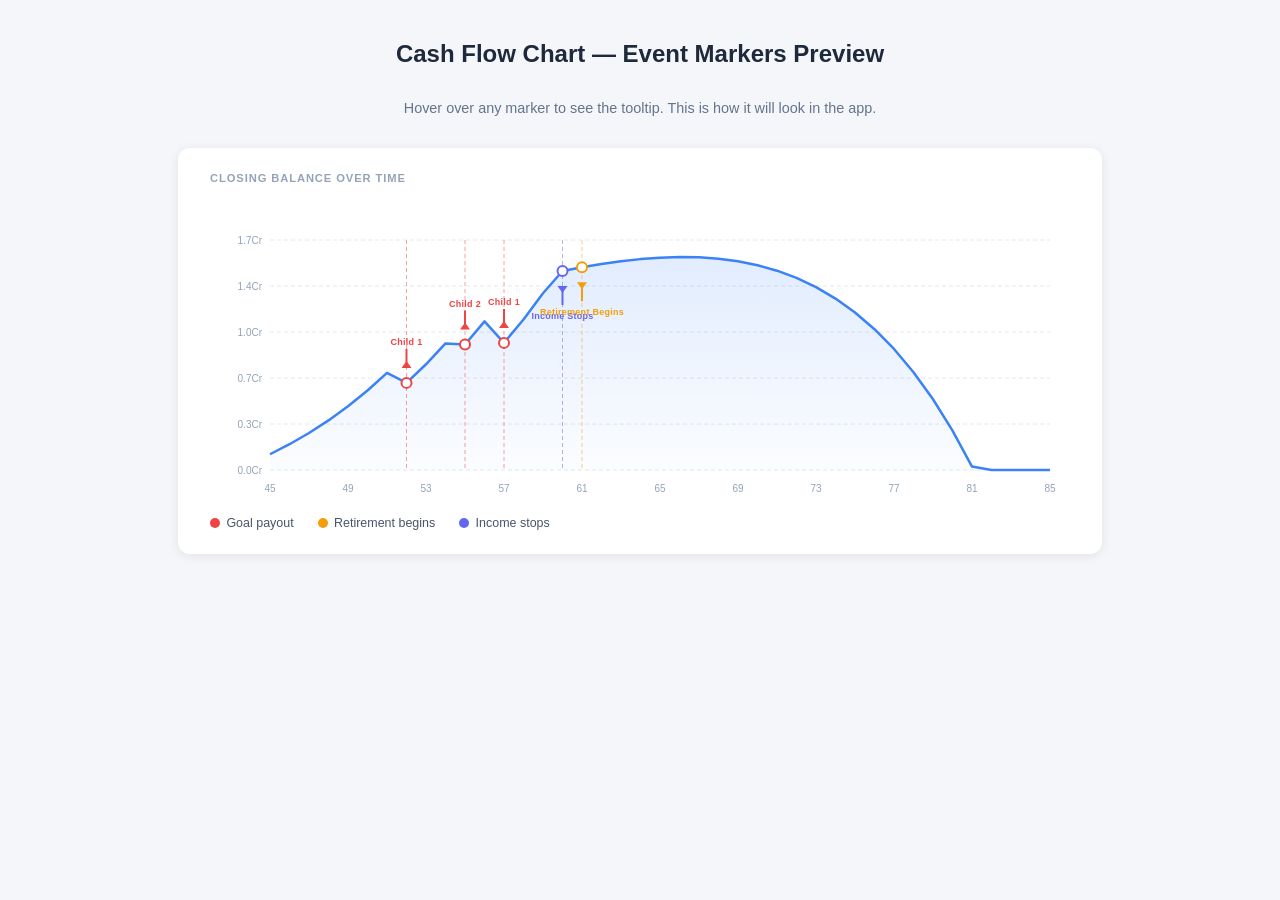
<file: cashflow-events-demo.html>
<!DOCTYPE html>
<html lang="en">
<head>
<meta charset="UTF-8">
<title>Cash Flow Events — Style Preview</title>
<style>
  body { font-family: -apple-system, BlinkMacSystemFont, 'Segoe UI', sans-serif; background: #f4f6fa; display: flex; flex-direction: column; align-items: center; padding: 2rem; gap: 2rem; }
  h2 { color: #1e293b; margin: 0; }
  p  { color: #64748b; margin: 0; font-size: 0.9rem; }
  .card { background: #fff; border-radius: 12px; padding: 1.5rem 2rem; box-shadow: 0 2px 12px rgba(0,0,0,0.08); width: 860px; max-width: 100%; }
  .card-title { font-size: 0.7rem; font-weight: 700; letter-spacing: 0.08em; color: #94a3b8; text-transform: uppercase; margin-bottom: 1rem; }

  /* legend */
  .legend { display: flex; gap: 1.5rem; flex-wrap: wrap; margin-top: 0.75rem; }
  .legend-item { display: flex; align-items: center; gap: 0.4rem; font-size: 0.78rem; color: #475569; }
  .dot { width: 10px; height: 10px; border-radius: 50%; }

  /* tooltip */
  .cf-tooltip {
    position: absolute;
    background: #1e293b;
    color: #fff;
    font-size: 0.72rem;
    line-height: 1.4;
    padding: 6px 10px;
    border-radius: 6px;
    pointer-events: none;
    white-space: nowrap;
    box-shadow: 0 4px 12px rgba(0,0,0,0.2);
    display: none;
  }
  .cf-tooltip::after {
    content: '';
    position: absolute;
    bottom: -5px; left: 50%;
    transform: translateX(-50%);
    border: 5px solid transparent;
    border-bottom: none;
    border-top-color: #1e293b;
  }
  .chart-wrap { position: relative; }
</style>
</head>
<body>

<h2>Cash Flow Chart — Event Markers Preview</h2>
<p>Hover over any marker to see the tooltip. This is how it will look in the app.</p>

<div class="card">
  <div class="card-title">Closing Balance Over Time</div>
  <div class="chart-wrap">
    <svg id="demoChart" viewBox="0 0 860 300" style="width:100%;overflow:visible" preserveAspectRatio="none"></svg>
    <div class="cf-tooltip" id="tooltip"></div>
  </div>
  <div class="legend">
    <div class="legend-item"><div class="dot" style="background:#ef4444"></div> Goal payout</div>
    <div class="legend-item"><div class="dot" style="background:#f59e0b"></div> Retirement begins</div>
    <div class="legend-item"><div class="dot" style="background:#6366f1"></div> Income stops</div>
  </div>
</div>

<script>
// ── Synthetic data mimicking a real plan ──────────────────────────────────────
const ages = [];
const balances = [];

// Simulate: age 45–85, various goals & retirement at 60
let bal = 500000;
for (let age = 45; age <= 85; age++) {
  ages.push(age);
  let growth = age < 60 ? 0.12 : 0.08;
  let cashIn = age <= 60 ? 600000 : 0;
  let cashOut = 0;

  if (age === 52) cashOut = 2200000;   // Child 1 education
  if (age === 55) cashOut = 1800000;   // Child 2 education
  if (age === 57) cashOut = 3500000;   // Child 1 marriage
  if (age >= 61 && age <= 85) cashOut = 900000 * Math.pow(1.06, age - 61); // retirement outflow

  bal = bal * (1 + growth) + cashIn - cashOut;
  balances.push(Math.max(0, Math.round(bal)));
}

// ── Significant events ────────────────────────────────────────────────────────
const events = [
  { age: 52, label: "Child 1 Education", amount: "−₹22L", color: "#ef4444", type: "goal" },
  { age: 55, label: "Child 2 Education", amount: "−₹18L", color: "#ef4444", type: "goal" },
  { age: 57, label: "Child 1 Marriage",  amount: "−₹35L", color: "#ef4444", type: "goal" },
  { age: 60, label: "Income Stops",      amount: "CashIn → ₹0", color: "#6366f1", type: "income" },
  { age: 61, label: "Retirement Begins", amount: "−₹9L/yr (rising)", color: "#f59e0b", type: "retirement" },
];

// ── Chart rendering ────────────────────────────────────────────────────────────
const svg = document.getElementById("demoChart");
const W = 860, H = 300;
const padL = 60, padR = 20, padT = 40, padB = 30;
const chartW = W - padL - padR;
const chartH = H - padT - padB;

const minBal = 0;
const maxBal = Math.max(...balances) * 1.08;
const n = ages.length;

function xPos(i)   { return padL + (i / (n - 1)) * chartW; }
function yPos(val) { return padT + chartH - ((val - minBal) / (maxBal - minBal)) * chartH; }
function ageIdx(a) { return ages.indexOf(a); }

// Y-axis labels
const svgNS = "http://www.w3.org/2000/svg";
function el(tag, attrs, text) {
  const e = document.createElementNS(svgNS, tag);
  for (const [k, v] of Object.entries(attrs)) e.setAttribute(k, v);
  if (text !== undefined) e.textContent = text;
  return e;
}

// Grid lines + y labels
const yTicks = 5;
for (let t = 0; t <= yTicks; t++) {
  const val = minBal + (maxBal - minBal) * (t / yTicks);
  const y   = yPos(val);
  const crore = (val / 1e7).toFixed(1);
  svg.appendChild(el("line", { x1: padL, y1: y, x2: W - padR, y2: y, stroke: "#e2e8f0", "stroke-width": 1, "stroke-dasharray": "4 3" }));
  svg.appendChild(el("text", { x: padL - 8, y: y + 4, "text-anchor": "end", fill: "#94a3b8", "font-size": 10 }, crore + "Cr"));
}

// X-axis labels
for (let i = 0; i < n; i += 4) {
  svg.appendChild(el("text", { x: xPos(i), y: H - 8, "text-anchor": "middle", fill: "#94a3b8", "font-size": 10 }, ages[i]));
}

// Line path
let d = `M ${xPos(0)} ${yPos(balances[0])}`;
for (let i = 1; i < n; i++) d += ` L ${xPos(i)} ${yPos(balances[i])}`;
svg.appendChild(el("path", { d, fill: "none", stroke: "#3b82f6", "stroke-width": 2.5, "stroke-linejoin": "round" }));

// Area fill
let dArea = `M ${xPos(0)} ${yPos(0)} L ${xPos(0)} ${yPos(balances[0])}`;
for (let i = 1; i < n; i++) dArea += ` L ${xPos(i)} ${yPos(balances[i])}`;
dArea += ` L ${xPos(n - 1)} ${yPos(0)} Z`;
const grad = el("defs", {});
const lg   = el("linearGradient", { id: "areaGrad", x1: 0, y1: 0, x2: 0, y2: 1 });
lg.appendChild(el("stop", { offset: "0%",   "stop-color": "#3b82f6", "stop-opacity": 0.15 }));
lg.appendChild(el("stop", { offset: "100%", "stop-color": "#3b82f6", "stop-opacity": 0.02 }));
grad.appendChild(lg);
svg.insertBefore(grad, svg.firstChild);
svg.insertBefore(el("path", { d: dArea, fill: "url(#areaGrad)" }), svg.querySelector("path[stroke]"));

// ── Event markers ─────────────────────────────────────────────────────────────
const tooltip = document.getElementById("tooltip");

events.forEach(ev => {
  const idx   = ageIdx(ev.age);
  if (idx < 0) return;
  const cx    = xPos(idx);
  const cy    = yPos(balances[idx]);
  const arrowH = 22;   // distance from data point to tip of arrow
  const isBelow = cy < padT + 60; // if point is near top, put marker below

  // Vertical guide line
  svg.appendChild(el("line", {
    x1: cx, y1: padT, x2: cx, y2: H - padB,
    stroke: ev.color, "stroke-width": 1, "stroke-dasharray": "4 3", opacity: 0.5
  }));

  // Arrow shaft + head (points TOWARD the data point)
  const arrowTip  = isBelow ? cy + arrowH : cy - arrowH;
  const arrowBase = isBelow ? cy + arrowH + 12 : cy - arrowH - 12;

  // Group for hover
  const g = document.createElementNS(svgNS, "g");
  g.style.cursor = "pointer";

  // Arrow line
  g.appendChild(el("line", {
    x1: cx, y1: arrowBase, x2: cx, y2: arrowTip + (isBelow ? -5 : 5),
    stroke: ev.color, "stroke-width": 2
  }));

  // Arrowhead polygon
  const tipDir = isBelow ? 1 : -1;
  const pts = [
    `${cx},${arrowTip}`,
    `${cx - 5},${arrowTip + tipDir * -7}`,
    `${cx + 5},${arrowTip + tipDir * -7}`
  ].join(" ");
  g.appendChild(el("polygon", { points: pts, fill: ev.color }));

  // Circle on the line
  g.appendChild(el("circle", { cx, cy, r: 5, fill: "#fff", stroke: ev.color, "stroke-width": 2 }));

  // Short event label (rotated, above arrow base)
  const labelY = isBelow ? arrowBase + 14 : arrowBase - 4;
  const labelEl = el("text", {
    x: cx, y: labelY,
    "text-anchor": "middle",
    fill: ev.color,
    "font-size": 9,
    "font-weight": 700,
    "letter-spacing": "0.03em"
  }, ev.label.split(" ").slice(0, 2).join(" ")); // first 2 words to keep it short
  g.appendChild(labelEl);

  // Hover for tooltip
  g.addEventListener("mouseenter", (e) => {
    tooltip.style.display = "block";
    tooltip.innerHTML = `<strong>${ev.label}</strong><br>${ev.amount}`;
    const rect = svg.parentElement.getBoundingClientRect();
    const svgRect = svg.getBoundingClientRect();
    const scaleX = svgRect.width / W;
    const scaleY = svgRect.height / H;
    tooltip.style.left = (cx * scaleX + svgRect.left - rect.left - 40) + "px";
    tooltip.style.top  = ((isBelow ? (arrowBase + 18) : (arrowBase - 36)) * scaleY) + "px";
  });
  g.addEventListener("mouseleave", () => { tooltip.style.display = "none"; });

  svg.appendChild(g);
});
</script>
</body>
</html>
</file>
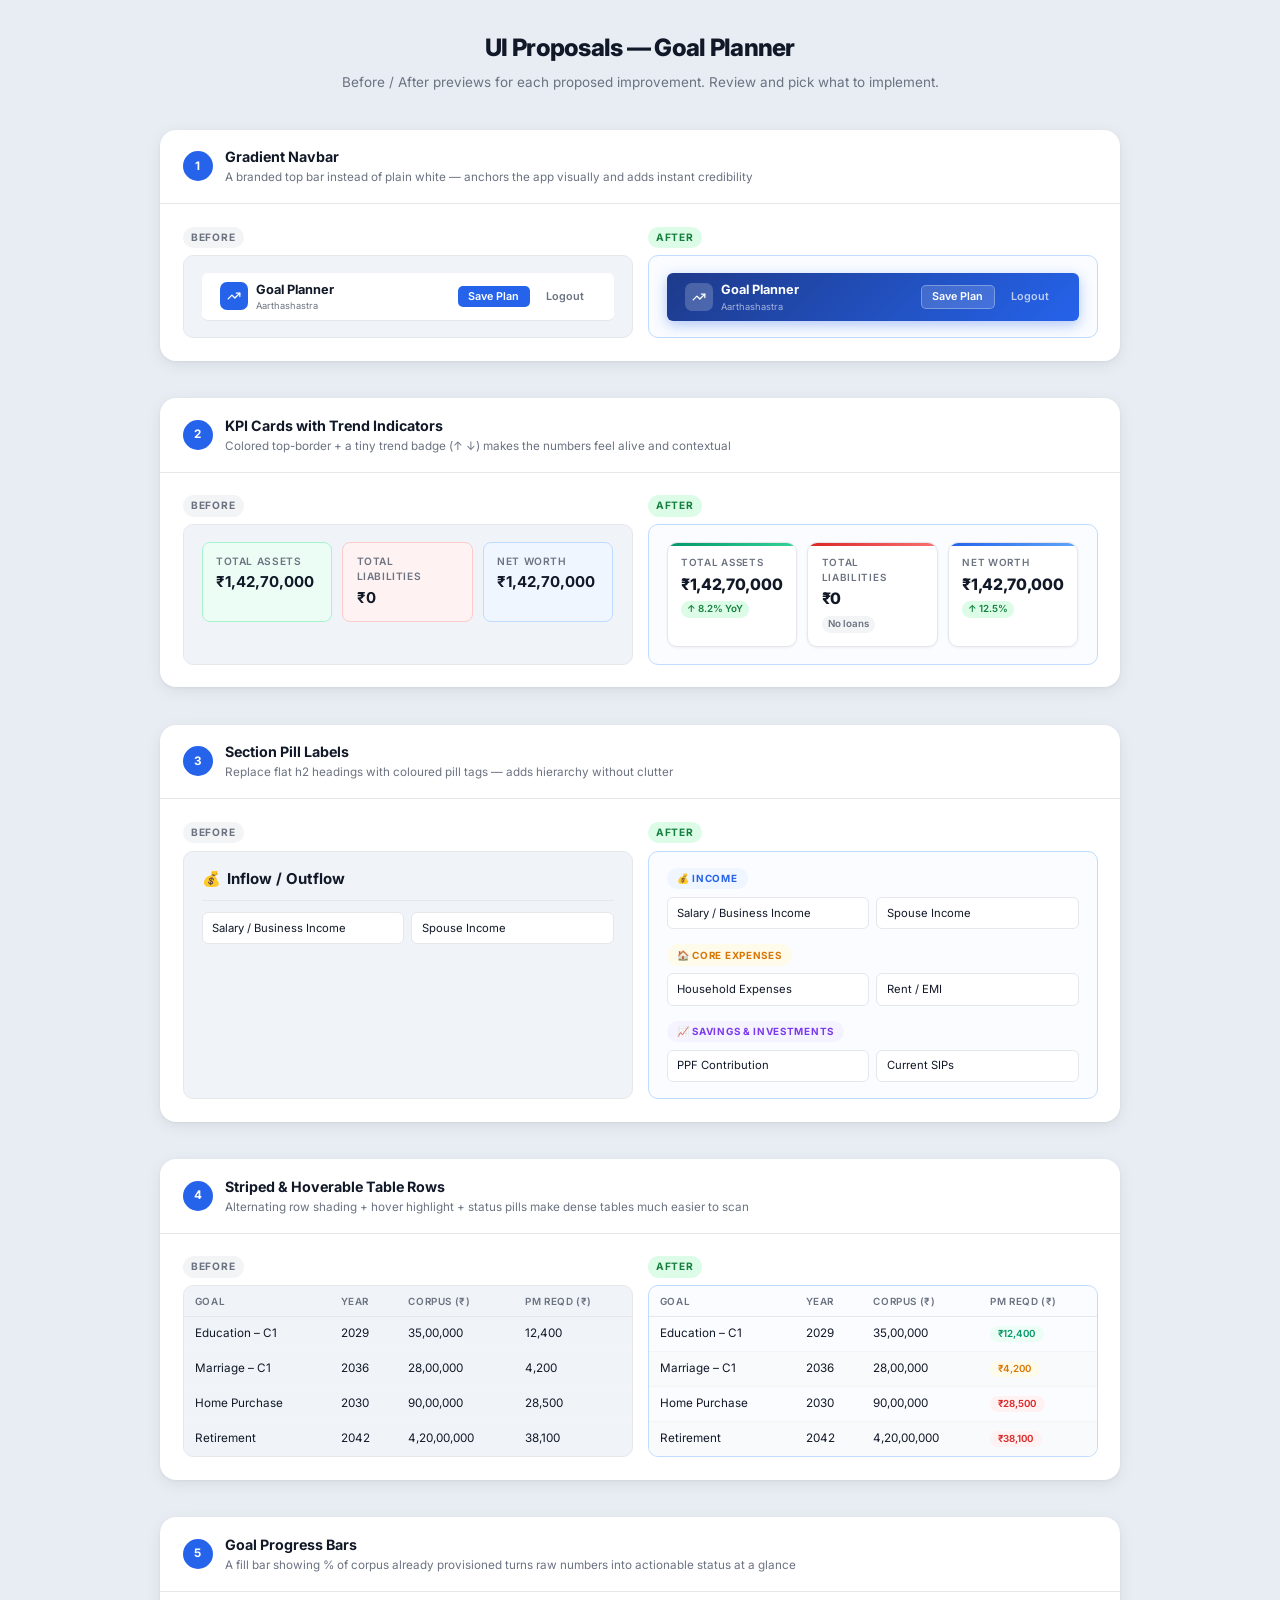
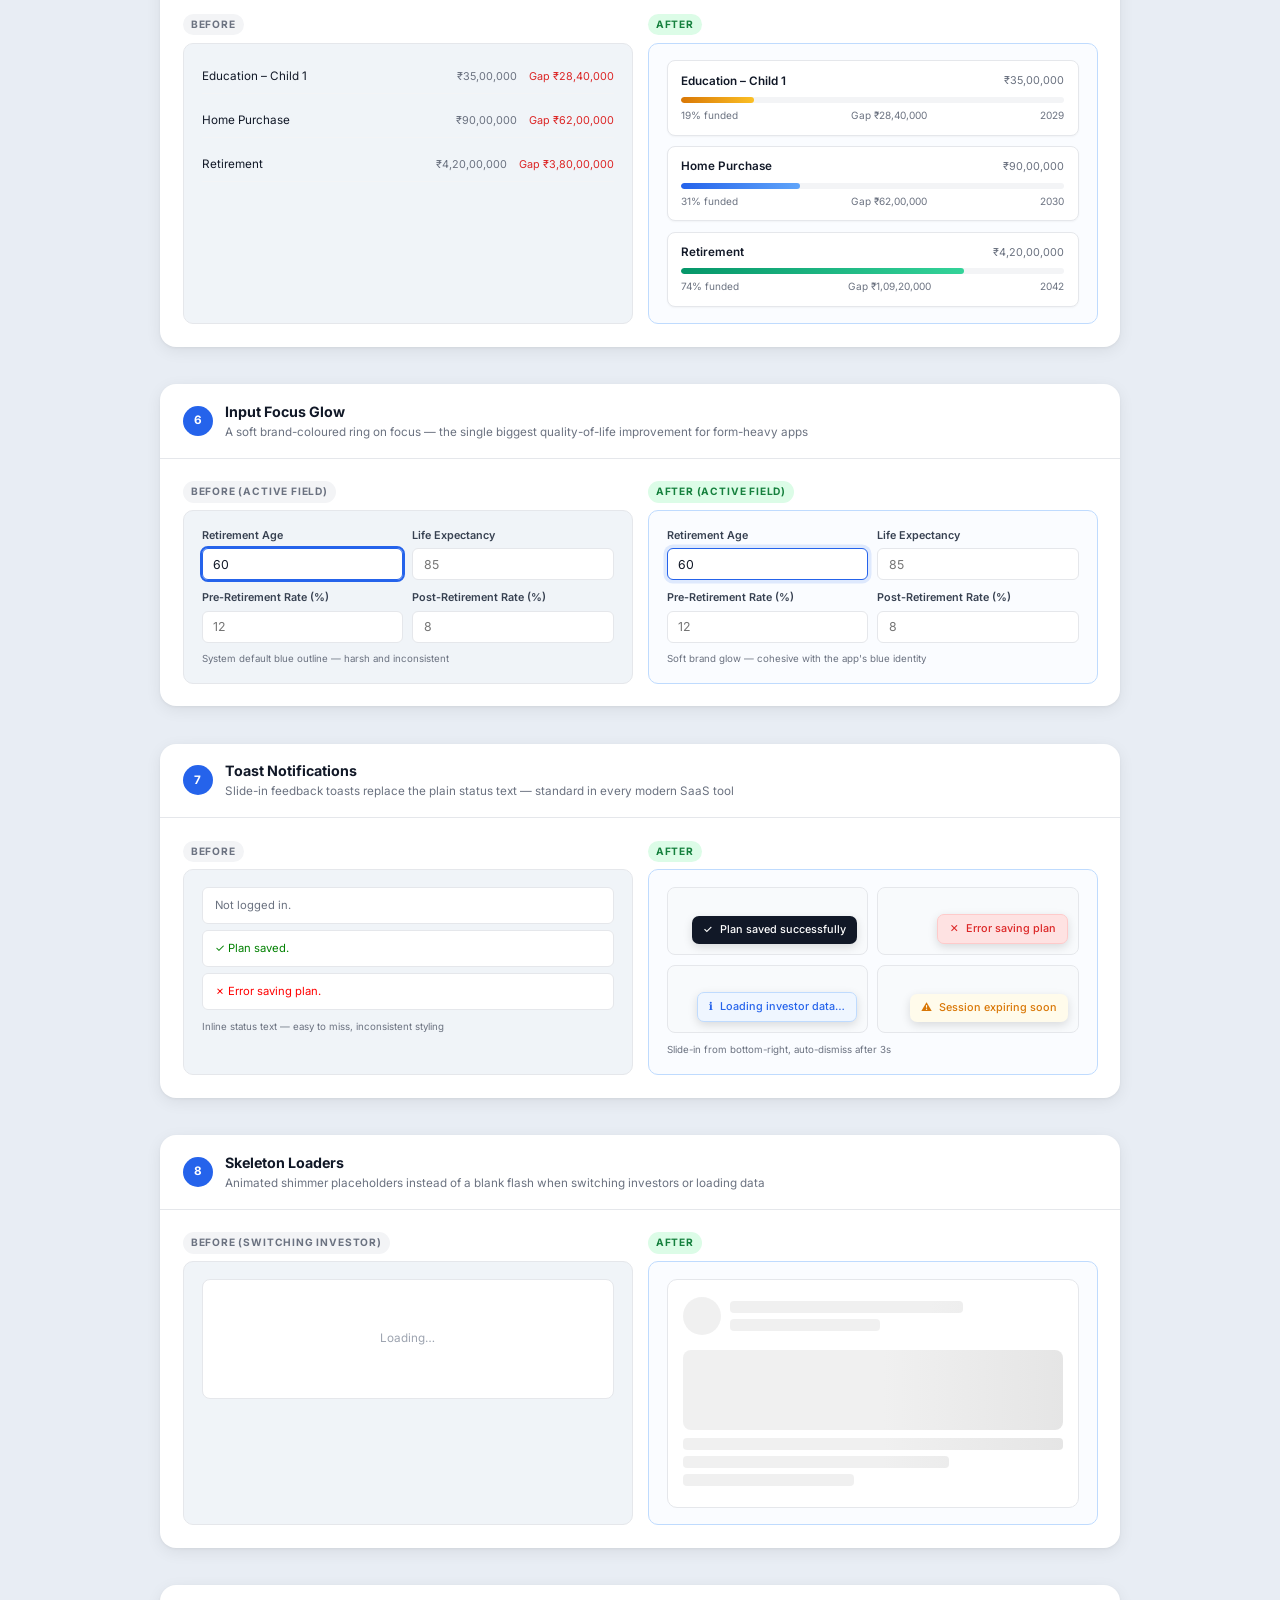
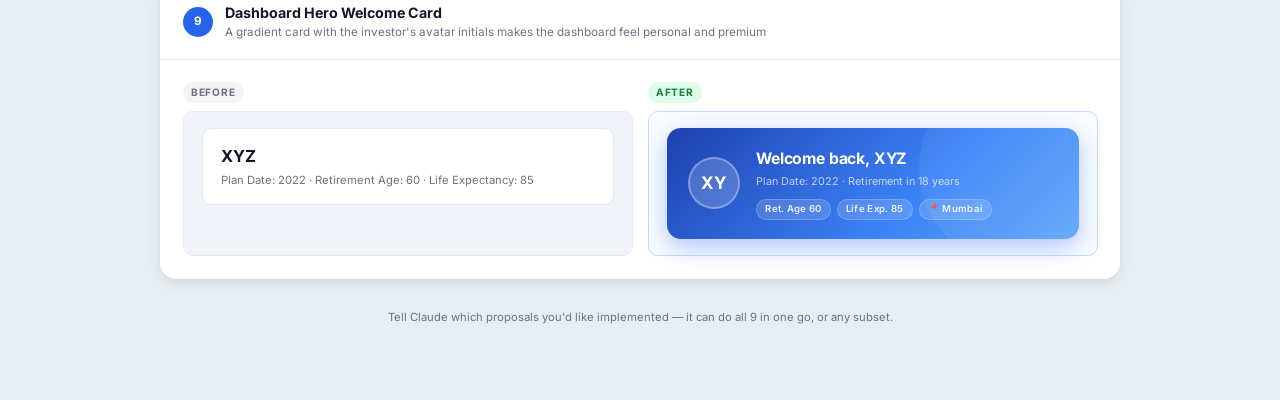
<file: ui-proposals.html>
<!doctype html>
<html lang="en">
<head>
  <meta charset="UTF-8"/>
  <meta name="viewport" content="width=device-width, initial-scale=1.0"/>
  <title>UI Proposals — Aarthashastra Goal Planner</title>
  <link rel="preconnect" href="https://fonts.googleapis.com"/>
  <link rel="stylesheet" href="https://fonts.googleapis.com/css2?family=Inter:opsz,wght@14..32,300..800&display=swap"/>
  <style>
    *, *::before, *::after { box-sizing: border-box; margin: 0; padding: 0; }
    :root {
      --brand:        #2563eb;
      --brand-dark:   #1d4ed8;
      --brand-light:  #bfdbfe;
      --brand-xlight: #eff6ff;
      --ink:          #111827;
      --ink-2:        #374151;
      --muted:        #6b7280;
      --muted-2:      #9ca3af;
      --line:         #e5e7eb;
      --line-2:       #f3f4f6;
      --success:      #059669;
      --success-xlight:#ecfdf5;
      --danger:       #dc2626;
      --danger-xlight:#fef2f2;
      --warning:      #d97706;
      --warning-xlight:#fffbeb;
      --bg:           #f0f4f8;
      --panel:        #ffffff;
      --radius:       10px;
      --radius-sm:    6px;
      --radius-lg:    16px;
    }
    html { font-size: 15px; }
    body {
      font-family: 'Inter', system-ui, sans-serif;
      background: #e8edf4;
      color: var(--ink);
      line-height: 1.5;
      -webkit-font-smoothing: antialiased;
      padding: 2rem 1rem 5rem;
    }

    /* ── Page header ── */
    .page-header {
      max-width: 960px; margin: 0 auto 2.5rem;
      text-align: center;
    }
    .page-header h1 { font-size: 1.6rem; font-weight: 800; letter-spacing: -0.03em; color: var(--ink); }
    .page-header p  { color: var(--muted); margin-top: 0.4rem; font-size: 0.9rem; }

    /* ── Proposal cards ── */
    .proposals { max-width: 960px; margin: 0 auto; display: flex; flex-direction: column; gap: 2.5rem; }
    .proposal {
      background: var(--panel);
      border-radius: var(--radius-lg);
      overflow: hidden;
      box-shadow: 0 4px 16px rgba(0,0,0,.07), 0 1px 3px rgba(0,0,0,.05);
    }
    .proposal-header {
      padding: 1.1rem 1.5rem;
      border-bottom: 1px solid var(--line);
      display: flex; align-items: center; gap: 0.85rem;
    }
    .proposal-num {
      width: 30px; height: 30px; border-radius: 50%;
      background: var(--brand); color: #fff;
      font-size: 0.78rem; font-weight: 700;
      display: grid; place-items: center; flex-shrink: 0;
    }
    .proposal-title { font-size: 0.95rem; font-weight: 700; color: var(--ink); }
    .proposal-desc  { font-size: 0.78rem; color: var(--muted); margin-top: 0.1rem; }
    .proposal-body  { padding: 1.5rem; }

    /* Split: before / after */
    .ba-grid { display: grid; grid-template-columns: 1fr 1fr; gap: 1rem; }
    @media (max-width: 600px) { .ba-grid { grid-template-columns: 1fr; } }
    .ba-col { display: flex; flex-direction: column; gap: 0.5rem; }
    .ba-label {
      font-size: 0.68rem; font-weight: 700; letter-spacing: 0.08em;
      text-transform: uppercase; padding: 0.2rem 0.55rem;
      border-radius: 999px; display: inline-block; align-self: flex-start;
    }
    .ba-label.before { background: #f3f4f6; color: #6b7280; }
    .ba-label.after  { background: #dcfce7; color: #15803d; }
    .ba-box {
      border-radius: var(--radius);
      padding: 1.1rem 1.2rem;
      border: 1.5px solid var(--line);
      background: var(--bg);
      flex: 1;
    }
    .ba-box.after-box { border-color: var(--brand-light); background: #fafcff; }

    /* ════════════════════════════════════
       1. GRADIENT NAVBAR
       ════════════════════════════════════ */
    .nav-before {
      background: #fff;
      border-bottom: 1px solid #e5e7eb;
      padding: 0 1.25rem;
      height: 48px;
      display: flex; align-items: center; justify-content: space-between;
      border-radius: var(--radius-sm);
    }
    .nav-after {
      background: linear-gradient(135deg, #1e3a8a 0%, #2563eb 100%);
      padding: 0 1.25rem;
      height: 48px;
      display: flex; align-items: center; justify-content: space-between;
      border-radius: var(--radius-sm);
      box-shadow: 0 4px 14px rgba(37,99,235,.35);
    }
    .nav-brand { display: flex; align-items: center; gap: 0.5rem; }
    .nav-icon {
      width: 28px; height: 28px; border-radius: 7px;
      display: grid; place-items: center;
    }
    .nav-icon.light { background: var(--brand); }
    .nav-icon.dark  { background: rgba(255,255,255,.2); }
    .nav-icon svg { width: 14px; height: 14px; stroke: #fff; fill: none; stroke-width: 2.2; stroke-linecap: round; stroke-linejoin: round; }
    .nav-title-b { font-size: 0.85rem; font-weight: 700; color: var(--ink); }
    .nav-title-w { font-size: 0.85rem; font-weight: 700; color: #fff; }
    .nav-sub-b   { font-size: 0.62rem; color: var(--muted); }
    .nav-sub-w   { font-size: 0.62rem; color: rgba(255,255,255,.6); }
    .nav-btns { display: flex; gap: 0.4rem; align-items: center; }
    .nbtn {
      padding: 0.28rem 0.7rem; border-radius: 5px; border: none; cursor: pointer;
      font-size: 0.72rem; font-weight: 600; font-family: inherit;
    }
    .nbtn.primary-b { background: var(--brand); color: #fff; }
    .nbtn.primary-w { background: rgba(255,255,255,.15); color: #fff; border: 1px solid rgba(255,255,255,.3); }
    .nbtn.ghost-b   { background: transparent; color: var(--muted); }
    .nbtn.ghost-w   { background: transparent; color: rgba(255,255,255,.7); }

    /* ════════════════════════════════════
       2. KPI CARDS WITH TRENDS
       ════════════════════════════════════ */
    .cards-row { display: grid; grid-template-columns: repeat(3, 1fr); gap: 0.65rem; }
    @media (max-width: 500px) { .cards-row { grid-template-columns: 1fr 1fr; } }
    .kpi-before {
      background: #ecfdf5; border-radius: 8px; padding: 0.75rem 0.9rem;
      border: 1px solid #a7f3d0;
    }
    .kpi-before p { font-size: 0.68rem; color: var(--muted); text-transform: uppercase; letter-spacing: 0.06em; font-weight: 600; }
    .kpi-before strong { font-size: 1rem; font-weight: 700; color: var(--ink); display: block; margin-top: 0.15rem; }

    .kpi-after {
      background: #fff; border-radius: 10px; padding: 0.85rem 0.9rem;
      border: 1px solid var(--line);
      box-shadow: 0 1px 3px rgba(0,0,0,.06);
      position: relative; overflow: hidden;
    }
    .kpi-after::before {
      content: ''; position: absolute; top: 0; left: 0; right: 0;
      height: 3px;
    }
    .kpi-after.green::before { background: linear-gradient(90deg, #059669, #34d399); }
    .kpi-after.red::before   { background: linear-gradient(90deg, #dc2626, #f87171); }
    .kpi-after.blue::before  { background: linear-gradient(90deg, #2563eb, #60a5fa); }
    .kpi-after p { font-size: 0.66rem; color: var(--muted); text-transform: uppercase; letter-spacing: 0.07em; font-weight: 600; }
    .kpi-after strong { font-size: 1.05rem; font-weight: 800; color: var(--ink); display: block; margin-top: 0.15rem; letter-spacing: -0.02em; }
    .kpi-trend {
      display: inline-flex; align-items: center; gap: 0.2rem;
      font-size: 0.65rem; font-weight: 600; margin-top: 0.3rem;
      padding: 0.1rem 0.4rem; border-radius: 999px;
    }
    .kpi-trend.up   { background: #dcfce7; color: #15803d; }
    .kpi-trend.down { background: #fee2e2; color: #dc2626; }
    .kpi-trend.flat { background: #f3f4f6; color: #6b7280; }

    /* ════════════════════════════════════
       3. SECTION PILL LABELS
       ════════════════════════════════════ */
    .sec-before h2 { font-size: 1rem; font-weight: 700; color: var(--ink); display: flex; align-items: center; gap: 0.4rem; padding-bottom: 0.6rem; border-bottom: 1px solid var(--line); margin-bottom: 0.75rem; }
    .sec-after-wrap { display: flex; flex-direction: column; gap: 0.5rem; }
    .sec-pill {
      display: inline-flex; align-items: center; gap: 0.4rem;
      font-size: 0.66rem; font-weight: 700; letter-spacing: 0.07em;
      text-transform: uppercase; padding: 0.22rem 0.7rem;
      border-radius: 999px; align-self: flex-start;
    }
    .sec-pill.blue   { background: var(--brand-xlight); color: var(--brand); }
    .sec-pill.green  { background: var(--success-xlight); color: var(--success); }
    .sec-pill.amber  { background: var(--warning-xlight); color: var(--warning); }
    .sec-pill.purple { background: #f5f3ff; color: #7c3aed; }
    .sec-field-row { display: grid; grid-template-columns: 1fr 1fr; gap: 0.5rem; }
    .sec-fake-input { background: #fff; border: 1px solid var(--line); border-radius: 6px; padding: 0.45rem 0.65rem; font-size: 0.75rem; color: var(--ink); }

    /* ════════════════════════════════════
       4. TABLE ROWS
       ════════════════════════════════════ */
    .tbl { width: 100%; border-collapse: collapse; font-size: 0.78rem; }
    .tbl th { padding: 0.5rem 0.75rem; text-align: left; font-size: 0.66rem; text-transform: uppercase; letter-spacing: 0.06em; font-weight: 600; color: var(--muted); border-bottom: 1px solid var(--line); }
    .tbl td { padding: 0.55rem 0.75rem; border-bottom: 1px solid var(--line-2); }

    /* Before: flat */
    .tbl-before tbody tr:last-child td { border-bottom: none; }

    /* After: striped + hover */
    .tbl-after tbody tr:nth-child(even) { background: #f8fafc; }
    .tbl-after tbody tr:hover { background: var(--brand-xlight); cursor: pointer; }
    .tbl-after tbody tr:last-child td { border-bottom: none; }
    .tbl-after .pill {
      padding: 0.15rem 0.55rem; border-radius: 999px; font-size: 0.65rem; font-weight: 600;
    }
    .tbl-after .pill.g { background: var(--success-xlight); color: var(--success); }
    .tbl-after .pill.r { background: var(--danger-xlight); color: var(--danger); }
    .tbl-after .pill.a { background: var(--warning-xlight); color: var(--warning); }

    /* ════════════════════════════════════
       5. GOAL PROGRESS BARS
       ════════════════════════════════════ */
    .goals-list { display: flex; flex-direction: column; gap: 0.7rem; }
    .goal-item-before {
      display: grid; grid-template-columns: 1fr auto auto;
      align-items: center; gap: 0.75rem;
      padding: 0.5rem 0; border-bottom: 1px solid var(--line-2); font-size: 0.78rem;
    }
    .goal-item-after {
      background: #fff; border: 1px solid var(--line);
      border-radius: 8px; padding: 0.75rem 0.9rem;
      box-shadow: 0 1px 2px rgba(0,0,0,.04);
    }
    .goal-row-top { display: flex; justify-content: space-between; align-items: center; margin-bottom: 0.45rem; }
    .goal-name-a  { font-size: 0.78rem; font-weight: 600; color: var(--ink); }
    .goal-corpus  { font-size: 0.72rem; color: var(--muted); }
    .goal-meta { display: flex; justify-content: space-between; font-size: 0.67rem; color: var(--muted); margin-top: 0.35rem; }
    .pbar-track {
      width: 100%; height: 6px; border-radius: 999px;
      background: var(--line-2); overflow: hidden;
    }
    .pbar-fill {
      height: 100%; border-radius: 999px;
      background: linear-gradient(90deg, #2563eb, #60a5fa);
      transition: width 0.6s ease;
    }
    .pbar-fill.warn { background: linear-gradient(90deg, #d97706, #fbbf24); }
    .pbar-fill.good { background: linear-gradient(90deg, #059669, #34d399); }

    /* ════════════════════════════════════
       6. INPUT FOCUS GLOW
       ════════════════════════════════════ */
    .inputs-grid { display: grid; grid-template-columns: 1fr 1fr; gap: 0.65rem; }
    @media (max-width: 500px) { .inputs-grid { grid-template-columns: 1fr; } }
    .inp-group { display: flex; flex-direction: column; gap: 0.3rem; }
    .inp-group label { font-size: 0.72rem; font-weight: 600; color: var(--ink-2); }
    .inp-before {
      padding: 0.5rem 0.7rem; border: 1.5px solid var(--line); border-radius: 6px;
      font-size: 0.82rem; font-family: inherit; outline: none;
      background: #fff; color: var(--ink); width: 100%;
    }
    .inp-after {
      padding: 0.5rem 0.7rem; border: 1.5px solid var(--brand); border-radius: 6px;
      font-size: 0.82rem; font-family: inherit; outline: none;
      background: #fff; color: var(--ink); width: 100%;
      box-shadow: 0 0 0 3.5px rgba(37,99,235,.13);
    }
    .inp-after-idle {
      padding: 0.5rem 0.7rem; border: 1.5px solid var(--line); border-radius: 6px;
      font-size: 0.82rem; font-family: inherit; outline: none;
      background: #fff; color: var(--muted-2); width: 100%;
    }
    .inp-after-idle:focus {
      border-color: var(--brand);
      box-shadow: 0 0 0 3.5px rgba(37,99,235,.13);
    }
    .inp-note { font-size: 0.65rem; color: var(--muted); }

    /* ════════════════════════════════════
       7. TOAST NOTIFICATIONS
       ════════════════════════════════════ */
    .toast-stage { position: relative; height: 120px; background: #f8fafc; border-radius: 8px; border: 1px solid var(--line); overflow: hidden; }
    .toast-bg-hint { position: absolute; inset: 0; display: flex; align-items: center; justify-content: center; color: var(--muted-2); font-size: 0.75rem; }
    .toast-demo {
      position: absolute; bottom: 1rem; right: 1rem;
      display: flex; align-items: center; gap: 0.55rem;
      padding: 0.55rem 0.9rem; border-radius: 8px;
      font-size: 0.78rem; font-weight: 500; font-family: inherit;
      box-shadow: 0 4px 16px rgba(0,0,0,.15);
      animation: none;
    }
    .toast-demo.success { background: #111827; color: #fff; }
    .toast-demo.error   { background: #dc2626; color: #fff; }
    .toast-demo.info    { background: #2563eb; color: #fff; }
    .toast-demo.warn    { background: #d97706; color: #fff; }
    .toast-icon-d { font-size: 0.95rem; }
    .toast-label { font-size: 0.65rem; font-weight: 700; text-transform: uppercase; letter-spacing: 0.06em; opacity: .7; }

    .toast-grid { display: grid; grid-template-columns: 1fr 1fr; gap: 0.65rem; }
    @media (max-width: 500px) { .toast-grid { grid-template-columns: 1fr; } }
    .toast-item { position: relative; height: 68px; background: #f8fafc; border-radius: 8px; border: 1px solid var(--line); overflow: hidden; display: flex; align-items: flex-end; justify-content: flex-end; padding: 0.65rem; }
    .toast-small {
      display: flex; align-items: center; gap: 0.45rem;
      padding: 0.4rem 0.75rem; border-radius: 7px;
      font-size: 0.72rem; font-weight: 500; font-family: inherit;
      box-shadow: 0 3px 10px rgba(0,0,0,.13);
    }
    .toast-small.s { background: #111827; color: #fff; }
    .toast-small.e { background: #fee2e2; color: #dc2626; border: 1px solid #fecaca; }
    .toast-small.i { background: var(--brand-xlight); color: var(--brand); border: 1px solid var(--brand-light); }
    .toast-small.w { background: var(--warning-xlight); color: var(--warning); border: 1px solid var(--warning-light); }

    /* ════════════════════════════════════
       8. SKELETON LOADERS
       ════════════════════════════════════ */
    @keyframes shimmer {
      0%   { background-position: -400px 0; }
      100% { background-position:  400px 0; }
    }
    .skel {
      background: linear-gradient(90deg, #f0f0f0 25%, #e4e4e4 50%, #f0f0f0 75%);
      background-size: 800px 100%;
      animation: shimmer 1.6s infinite linear;
      border-radius: 4px;
    }
    .skel-line { height: 12px; margin: 6px 0; }
    .skel-circle { width: 38px; height: 38px; border-radius: 50%; flex-shrink: 0; }
    .skel-rect  { height: 80px; border-radius: 8px; margin-bottom: 0.5rem; }
    .skel-short { width: 45%; }
    .skel-med   { width: 70%; }
    .skel-full  { width: 100%; }

    .skel-card { background: #fff; border-radius: 10px; padding: 1rem; border: 1px solid var(--line); }
    .skel-header { display: flex; align-items: center; gap: 0.65rem; margin-bottom: 0.9rem; }

    /* Before: blank flash */
    .blank-flash { background: #fff; border-radius: 8px; border: 1px solid var(--line); height: 120px; display: flex; align-items: center; justify-content: center; color: var(--muted-2); font-size: 0.78rem; }

    /* ════════════════════════════════════
       9. HERO WELCOME CARD
       ════════════════════════════════════ */
    .hero-before {
      background: #fff; border-radius: 10px; border: 1px solid var(--line);
      padding: 1rem 1.2rem;
    }
    .hero-before h2 { font-size: 1.1rem; font-weight: 700; }
    .hero-before p  { font-size: 0.75rem; color: var(--muted); margin-top: 0.2rem; }

    .hero-after {
      background: linear-gradient(135deg, #1e40af 0%, #3b82f6 60%, #60a5fa 100%);
      border-radius: 14px; padding: 1.25rem 1.4rem;
      display: flex; align-items: center; gap: 1.1rem;
      box-shadow: 0 8px 24px rgba(37,99,235,.35);
      position: relative; overflow: hidden;
    }
    .hero-after::after {
      content: ''; position: absolute;
      width: 200px; height: 200px; border-radius: 50%;
      background: rgba(255,255,255,.06);
      top: -60px; right: -40px;
    }
    .hero-avatar {
      width: 52px; height: 52px; border-radius: 50%;
      background: rgba(255,255,255,.18);
      border: 2px solid rgba(255,255,255,.3);
      font-size: 1.15rem; font-weight: 700; color: #fff;
      display: grid; place-items: center; flex-shrink: 0;
      backdrop-filter: blur(4px);
    }
    .hero-text h2 { font-size: 1.05rem; font-weight: 700; color: #fff; letter-spacing: -0.01em; }
    .hero-text p  { font-size: 0.72rem; color: rgba(255,255,255,.7); margin-top: 0.2rem; }
    .hero-chips { display: flex; gap: 0.4rem; margin-top: 0.6rem; flex-wrap: wrap; }
    .hero-chip {
      padding: 0.15rem 0.55rem; border-radius: 999px;
      background: rgba(255,255,255,.15); color: rgba(255,255,255,.9);
      font-size: 0.64rem; font-weight: 600; letter-spacing: 0.03em;
      border: 1px solid rgba(255,255,255,.2);
    }

    /* ── footer note ── */
    .page-footer { max-width: 960px; margin: 2rem auto 0; text-align: center; font-size: 0.75rem; color: var(--muted); }
  </style>
</head>
<body>

  <div class="page-header">
    <h1>UI Proposals — Goal Planner</h1>
    <p>Before / After previews for each proposed improvement. Review and pick what to implement.</p>
  </div>

  <div class="proposals">

    <!-- ══════════════════════════════════
         1. GRADIENT NAVBAR
         ══════════════════════════════════ -->
    <div class="proposal">
      <div class="proposal-header">
        <div class="proposal-num">1</div>
        <div>
          <div class="proposal-title">Gradient Navbar</div>
          <div class="proposal-desc">A branded top bar instead of plain white — anchors the app visually and adds instant credibility</div>
        </div>
      </div>
      <div class="proposal-body">
        <div class="ba-grid">
          <div class="ba-col">
            <span class="ba-label before">Before</span>
            <div class="ba-box">
              <div class="nav-before">
                <div class="nav-brand">
                  <div class="nav-icon light">
                    <svg viewBox="0 0 24 24"><polyline points="22 7 13.5 15.5 8.5 10.5 2 17"/><polyline points="16 7 22 7 22 13"/></svg>
                  </div>
                  <div>
                    <div class="nav-title-b">Goal Planner</div>
                    <div class="nav-sub-b">Aarthashastra</div>
                  </div>
                </div>
                <div class="nav-btns">
                  <button class="nbtn primary-b">Save Plan</button>
                  <button class="nbtn ghost-b">Logout</button>
                </div>
              </div>
            </div>
          </div>
          <div class="ba-col">
            <span class="ba-label after">After</span>
            <div class="ba-box after-box">
              <div class="nav-after">
                <div class="nav-brand">
                  <div class="nav-icon dark">
                    <svg viewBox="0 0 24 24"><polyline points="22 7 13.5 15.5 8.5 10.5 2 17"/><polyline points="16 7 22 7 22 13"/></svg>
                  </div>
                  <div>
                    <div class="nav-title-w">Goal Planner</div>
                    <div class="nav-sub-w">Aarthashastra</div>
                  </div>
                </div>
                <div class="nav-btns">
                  <button class="nbtn primary-w">Save Plan</button>
                  <button class="nbtn ghost-w">Logout</button>
                </div>
              </div>
            </div>
          </div>
        </div>
      </div>
    </div>

    <!-- ══════════════════════════════════
         2. KPI CARDS WITH TRENDS
         ══════════════════════════════════ -->
    <div class="proposal">
      <div class="proposal-header">
        <div class="proposal-num">2</div>
        <div>
          <div class="proposal-title">KPI Cards with Trend Indicators</div>
          <div class="proposal-desc">Colored top-border + a tiny trend badge (↑ ↓) makes the numbers feel alive and contextual</div>
        </div>
      </div>
      <div class="proposal-body">
        <div class="ba-grid">
          <div class="ba-col">
            <span class="ba-label before">Before</span>
            <div class="ba-box">
              <div class="cards-row">
                <div class="kpi-before">
                  <p>Total Assets</p>
                  <strong>₹1,42,70,000</strong>
                </div>
                <div class="kpi-before" style="background:#fef2f2;border-color:#fecaca;">
                  <p>Total Liabilities</p>
                  <strong>₹0</strong>
                </div>
                <div class="kpi-before" style="background:#eff6ff;border-color:#bfdbfe;">
                  <p>Net Worth</p>
                  <strong>₹1,42,70,000</strong>
                </div>
              </div>
            </div>
          </div>
          <div class="ba-col">
            <span class="ba-label after">After</span>
            <div class="ba-box after-box">
              <div class="cards-row">
                <div class="kpi-after green">
                  <p>Total Assets</p>
                  <strong>₹1,42,70,000</strong>
                  <span class="kpi-trend up">↑ 8.2% YoY</span>
                </div>
                <div class="kpi-after red">
                  <p>Total Liabilities</p>
                  <strong>₹0</strong>
                  <span class="kpi-trend flat">No loans</span>
                </div>
                <div class="kpi-after blue">
                  <p>Net Worth</p>
                  <strong>₹1,42,70,000</strong>
                  <span class="kpi-trend up">↑ 12.5%</span>
                </div>
              </div>
            </div>
          </div>
        </div>
      </div>
    </div>

    <!-- ══════════════════════════════════
         3. SECTION PILL LABELS
         ══════════════════════════════════ -->
    <div class="proposal">
      <div class="proposal-header">
        <div class="proposal-num">3</div>
        <div>
          <div class="proposal-title">Section Pill Labels</div>
          <div class="proposal-desc">Replace flat h2 headings with coloured pill tags — adds hierarchy without clutter</div>
        </div>
      </div>
      <div class="proposal-body">
        <div class="ba-grid">
          <div class="ba-col">
            <span class="ba-label before">Before</span>
            <div class="ba-box sec-before">
              <h2><span>💰</span> Inflow / Outflow</h2>
              <div class="sec-field-row">
                <div class="sec-fake-input">Salary / Business Income</div>
                <div class="sec-fake-input">Spouse Income</div>
              </div>
            </div>
          </div>
          <div class="ba-col">
            <span class="ba-label after">After</span>
            <div class="ba-box after-box">
              <div class="sec-after-wrap">
                <span class="sec-pill blue">💰 Income</span>
                <div class="sec-field-row">
                  <div class="sec-fake-input">Salary / Business Income</div>
                  <div class="sec-fake-input">Spouse Income</div>
                </div>
                <span class="sec-pill amber" style="margin-top:0.5rem;">🏠 Core Expenses</span>
                <div class="sec-field-row">
                  <div class="sec-fake-input">Household Expenses</div>
                  <div class="sec-fake-input">Rent / EMI</div>
                </div>
                <span class="sec-pill purple" style="margin-top:0.5rem;">📈 Savings & Investments</span>
                <div class="sec-field-row">
                  <div class="sec-fake-input">PPF Contribution</div>
                  <div class="sec-fake-input">Current SIPs</div>
                </div>
              </div>
            </div>
          </div>
        </div>
      </div>
    </div>

    <!-- ══════════════════════════════════
         4. TABLE ROWS
         ══════════════════════════════════ -->
    <div class="proposal">
      <div class="proposal-header">
        <div class="proposal-num">4</div>
        <div>
          <div class="proposal-title">Striped & Hoverable Table Rows</div>
          <div class="proposal-desc">Alternating row shading + hover highlight + status pills make dense tables much easier to scan</div>
        </div>
      </div>
      <div class="proposal-body">
        <div class="ba-grid">
          <div class="ba-col">
            <span class="ba-label before">Before</span>
            <div class="ba-box" style="padding:0; overflow:hidden;">
              <table class="tbl tbl-before">
                <thead><tr><th>Goal</th><th>Year</th><th>Corpus (₹)</th><th>PM Reqd (₹)</th></tr></thead>
                <tbody>
                  <tr><td>Education – C1</td><td>2029</td><td>35,00,000</td><td>12,400</td></tr>
                  <tr><td>Marriage – C1</td><td>2036</td><td>28,00,000</td><td>4,200</td></tr>
                  <tr><td>Home Purchase</td><td>2030</td><td>90,00,000</td><td>28,500</td></tr>
                  <tr><td>Retirement</td><td>2042</td><td>4,20,00,000</td><td>38,100</td></tr>
                </tbody>
              </table>
            </div>
          </div>
          <div class="ba-col">
            <span class="ba-label after">After</span>
            <div class="ba-box after-box" style="padding:0; overflow:hidden;">
              <table class="tbl tbl-after">
                <thead><tr><th>Goal</th><th>Year</th><th>Corpus (₹)</th><th>PM Reqd (₹)</th></tr></thead>
                <tbody>
                  <tr><td>Education – C1</td><td>2029</td><td>35,00,000</td><td><span class="pill g">₹12,400</span></td></tr>
                  <tr><td>Marriage – C1</td><td>2036</td><td>28,00,000</td><td><span class="pill a">₹4,200</span></td></tr>
                  <tr><td>Home Purchase</td><td>2030</td><td>90,00,000</td><td><span class="pill r">₹28,500</span></td></tr>
                  <tr><td>Retirement</td><td>2042</td><td>4,20,00,000</td><td><span class="pill r">₹38,100</span></td></tr>
                </tbody>
              </table>
            </div>
          </div>
        </div>
      </div>
    </div>

    <!-- ══════════════════════════════════
         5. GOAL PROGRESS BARS
         ══════════════════════════════════ -->
    <div class="proposal">
      <div class="proposal-header">
        <div class="proposal-num">5</div>
        <div>
          <div class="proposal-title">Goal Progress Bars</div>
          <div class="proposal-desc">A fill bar showing % of corpus already provisioned turns raw numbers into actionable status at a glance</div>
        </div>
      </div>
      <div class="proposal-body">
        <div class="ba-grid">
          <div class="ba-col">
            <span class="ba-label before">Before</span>
            <div class="ba-box">
              <div class="goals-list">
                <div class="goal-item-before"><span>Education – Child 1</span><span style="font-size:.72rem;color:var(--muted)">₹35,00,000</span><span style="font-size:.72rem;color:var(--danger)">Gap ₹28,40,000</span></div>
                <div class="goal-item-before"><span>Home Purchase</span><span style="font-size:.72rem;color:var(--muted)">₹90,00,000</span><span style="font-size:.72rem;color:var(--danger)">Gap ₹62,00,000</span></div>
                <div class="goal-item-before"><span>Retirement</span><span style="font-size:.72rem;color:var(--muted)">₹4,20,00,000</span><span style="font-size:.72rem;color:var(--danger)">Gap ₹3,80,00,000</span></div>
              </div>
            </div>
          </div>
          <div class="ba-col">
            <span class="ba-label after">After</span>
            <div class="ba-box after-box">
              <div class="goals-list">
                <div class="goal-item-after">
                  <div class="goal-row-top">
                    <span class="goal-name-a">Education – Child 1</span>
                    <span class="goal-corpus">₹35,00,000</span>
                  </div>
                  <div class="pbar-track"><div class="pbar-fill warn" style="width:19%"></div></div>
                  <div class="goal-meta"><span>19% funded</span><span>Gap ₹28,40,000</span><span>2029</span></div>
                </div>
                <div class="goal-item-after">
                  <div class="goal-row-top">
                    <span class="goal-name-a">Home Purchase</span>
                    <span class="goal-corpus">₹90,00,000</span>
                  </div>
                  <div class="pbar-track"><div class="pbar-fill" style="width:31%"></div></div>
                  <div class="goal-meta"><span>31% funded</span><span>Gap ₹62,00,000</span><span>2030</span></div>
                </div>
                <div class="goal-item-after">
                  <div class="goal-row-top">
                    <span class="goal-name-a">Retirement</span>
                    <span class="goal-corpus">₹4,20,00,000</span>
                  </div>
                  <div class="pbar-track"><div class="pbar-fill good" style="width:74%"></div></div>
                  <div class="goal-meta"><span>74% funded</span><span>Gap ₹1,09,20,000</span><span>2042</span></div>
                </div>
              </div>
            </div>
          </div>
        </div>
      </div>
    </div>

    <!-- ══════════════════════════════════
         6. INPUT FOCUS GLOW
         ══════════════════════════════════ -->
    <div class="proposal">
      <div class="proposal-header">
        <div class="proposal-num">6</div>
        <div>
          <div class="proposal-title">Input Focus Glow</div>
          <div class="proposal-desc">A soft brand-coloured ring on focus — the single biggest quality-of-life improvement for form-heavy apps</div>
        </div>
      </div>
      <div class="proposal-body">
        <div class="ba-grid">
          <div class="ba-col">
            <span class="ba-label before">Before (active field)</span>
            <div class="ba-box">
              <div class="inputs-grid">
                <div class="inp-group">
                  <label>Retirement Age</label>
                  <input class="inp-before" value="60" style="border-color:#2563eb;outline:2px solid #2563eb;"/>
                </div>
                <div class="inp-group">
                  <label>Life Expectancy</label>
                  <input class="inp-before" placeholder="85"/>
                </div>
                <div class="inp-group">
                  <label>Pre-Retirement Rate (%)</label>
                  <input class="inp-before" placeholder="12"/>
                </div>
                <div class="inp-group">
                  <label>Post-Retirement Rate (%)</label>
                  <input class="inp-before" placeholder="8"/>
                </div>
              </div>
              <p class="inp-note" style="margin-top:.6rem;">System default blue outline — harsh and inconsistent</p>
            </div>
          </div>
          <div class="ba-col">
            <span class="ba-label after">After (active field)</span>
            <div class="ba-box after-box">
              <div class="inputs-grid">
                <div class="inp-group">
                  <label>Retirement Age</label>
                  <input class="inp-after" value="60"/>
                </div>
                <div class="inp-group">
                  <label>Life Expectancy</label>
                  <input class="inp-after-idle" placeholder="85"/>
                </div>
                <div class="inp-group">
                  <label>Pre-Retirement Rate (%)</label>
                  <input class="inp-after-idle" placeholder="12"/>
                </div>
                <div class="inp-group">
                  <label>Post-Retirement Rate (%)</label>
                  <input class="inp-after-idle" placeholder="8"/>
                </div>
              </div>
              <p class="inp-note" style="margin-top:.6rem;">Soft brand glow — cohesive with the app's blue identity</p>
            </div>
          </div>
        </div>
      </div>
    </div>

    <!-- ══════════════════════════════════
         7. TOAST NOTIFICATIONS
         ══════════════════════════════════ -->
    <div class="proposal">
      <div class="proposal-header">
        <div class="proposal-num">7</div>
        <div>
          <div class="proposal-title">Toast Notifications</div>
          <div class="proposal-desc">Slide-in feedback toasts replace the plain status text — standard in every modern SaaS tool</div>
        </div>
      </div>
      <div class="proposal-body">
        <div class="ba-grid">
          <div class="ba-col">
            <span class="ba-label before">Before</span>
            <div class="ba-box">
              <div style="display:flex;flex-direction:column;gap:0.4rem;">
                <div style="background:#fff;border:1px solid var(--line);border-radius:6px;padding:.6rem .8rem;font-size:.75rem;color:var(--muted);">Not logged in.</div>
                <div style="background:#fff;border:1px solid var(--line);border-radius:6px;padding:.6rem .8rem;font-size:.75rem;color:green;">✓ Plan saved.</div>
                <div style="background:#fff;border:1px solid var(--line);border-radius:6px;padding:.6rem .8rem;font-size:.75rem;color:red;">✗ Error saving plan.</div>
              </div>
              <p class="inp-note" style="margin-top:.7rem;">Inline status text — easy to miss, inconsistent styling</p>
            </div>
          </div>
          <div class="ba-col">
            <span class="ba-label after">After</span>
            <div class="ba-box after-box">
              <div class="toast-grid">
                <div class="toast-item">
                  <div class="toast-small s">
                    <span>✓</span><span>Plan saved successfully</span>
                  </div>
                </div>
                <div class="toast-item">
                  <div class="toast-small e">
                    <span>✕</span><span>Error saving plan</span>
                  </div>
                </div>
                <div class="toast-item">
                  <div class="toast-small i">
                    <span>ℹ</span><span>Loading investor data…</span>
                  </div>
                </div>
                <div class="toast-item">
                  <div class="toast-small w">
                    <span>⚠</span><span>Session expiring soon</span>
                  </div>
                </div>
              </div>
              <p class="inp-note" style="margin-top:.7rem;">Slide-in from bottom-right, auto-dismiss after 3s</p>
            </div>
          </div>
        </div>
      </div>
    </div>

    <!-- ══════════════════════════════════
         8. SKELETON LOADERS
         ══════════════════════════════════ -->
    <div class="proposal">
      <div class="proposal-header">
        <div class="proposal-num">8</div>
        <div>
          <div class="proposal-title">Skeleton Loaders</div>
          <div class="proposal-desc">Animated shimmer placeholders instead of a blank flash when switching investors or loading data</div>
        </div>
      </div>
      <div class="proposal-body">
        <div class="ba-grid">
          <div class="ba-col">
            <span class="ba-label before">Before (switching investor)</span>
            <div class="ba-box">
              <div class="blank-flash">Loading…</div>
            </div>
          </div>
          <div class="ba-col">
            <span class="ba-label after">After</span>
            <div class="ba-box after-box">
              <div class="skel-card">
                <div class="skel-header">
                  <div class="skel skel-circle"></div>
                  <div style="flex:1">
                    <div class="skel skel-line skel-med"></div>
                    <div class="skel skel-line skel-short"></div>
                  </div>
                </div>
                <div class="skel skel-rect skel-full"></div>
                <div class="skel skel-line skel-full"></div>
                <div class="skel skel-line skel-med"></div>
                <div class="skel skel-line skel-short"></div>
              </div>
            </div>
          </div>
        </div>
      </div>
    </div>

    <!-- ══════════════════════════════════
         9. HERO WELCOME CARD
         ══════════════════════════════════ -->
    <div class="proposal">
      <div class="proposal-header">
        <div class="proposal-num">9</div>
        <div>
          <div class="proposal-title">Dashboard Hero Welcome Card</div>
          <div class="proposal-desc">A gradient card with the investor's avatar initials makes the dashboard feel personal and premium</div>
        </div>
      </div>
      <div class="proposal-body">
        <div class="ba-grid">
          <div class="ba-col">
            <span class="ba-label before">Before</span>
            <div class="ba-box">
              <div class="hero-before">
                <h2>XYZ</h2>
                <p>Plan Date: 2022 · Retirement Age: 60 · Life Expectancy: 85</p>
              </div>
            </div>
          </div>
          <div class="ba-col">
            <span class="ba-label after">After</span>
            <div class="ba-box after-box">
              <div class="hero-after">
                <div class="hero-avatar">XY</div>
                <div class="hero-text">
                  <h2>Welcome back, XYZ</h2>
                  <p>Plan Date: 2022 · Retirement in 18 years</p>
                  <div class="hero-chips">
                    <span class="hero-chip">Ret. Age 60</span>
                    <span class="hero-chip">Life Exp. 85</span>
                    <span class="hero-chip">📍 Mumbai</span>
                  </div>
                </div>
              </div>
            </div>
          </div>
        </div>
      </div>
    </div>

  </div><!-- /proposals -->

  <div class="page-footer">
    Tell Claude which proposals you'd like implemented — it can do all 9 in one go, or any subset.
  </div>

</body>
</html>
</file>
